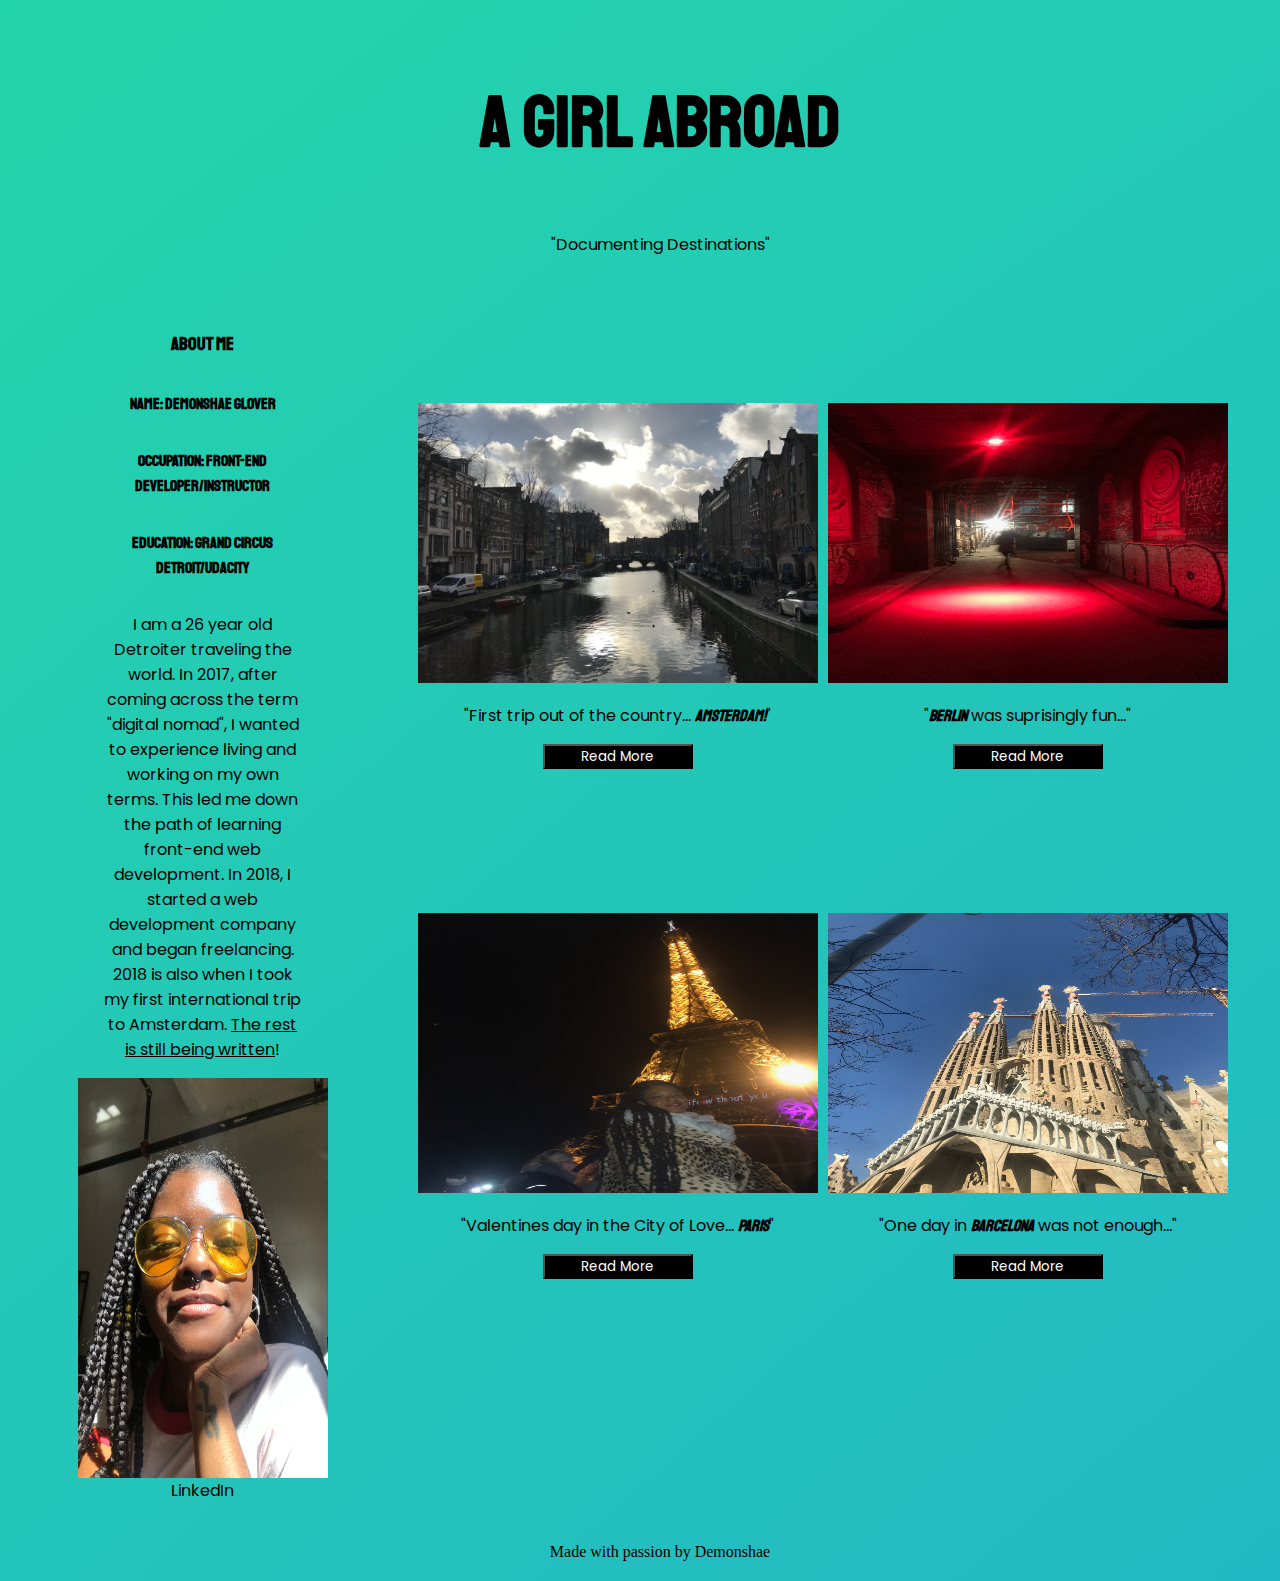
<file: index.html>
<!DOCTYPE html>
<html lang="en">
<head>
    <meta charset="UTF-8">
    <meta http-equiv="X-UA-Compatible" content="IE=edge">
    <meta name="viewport" content="width=device-width, initial-scale=1.0">
    <link rel="stylesheet" href="css/style.css">
    <title>Document</title>


</head>

<body>
    <div class="container">

        <section class="topic">
                <header> <h1>A Girl Abroad</h1>
                    <p>"Documenting Destinations" </p>
                </header>
        </section>

        <section class="side">
                <div class="about">
                <h3>About Me</h3>
                <p><b>Name: Demonshae Glover</b></p>
                <p><b>Occupation: Front-End Developer/Instructor</b></p>
                <p><b>Education: Grand Circus Detroit/Udacity</b></p>
                <p>I am a 26 year old Detroiter traveling the world.
                    In 2017, after coming across the term "digital nomad", 
                    I wanted to experience living and working on my own terms.
                    This led me down the path of learning front-end web development.
                    In 2018, I started a web development company and began freelancing.
                    2018 is also when I took my first international trip to Amsterdam.
                    <u>The rest is still being written</u>!
                </p>
                <img src="pics/IMG_9320.jpeg" alt="Photo of the author">
                <a href="https://www.linkedin.com/in/demonshae-glover-329505134/">LinkedIn</a>
                </div>
        </section>

        <section class="posts">
                <div class="preview">
                    <figure class="postImg">
                    <img  src="pics/IMG_2087.jpeg" alt="Canals in Amsterdam"> 
                   <figcaption><a href="page1.html"> <p>"First trip out of the country... <b><em>Amsterdam!</em></b>"</p> </a></figcaption>
                   <button><a href="page1.html">Read More</a></button>
                    </figure>
                   
                </div>

                <div class="preview">
                    <figure class="postImg">
                    <img  src="pics/IMG_2342.jpeg" alt="A red lit alleyway in Berlin">
                    <figcaption><a href="page1.html"> <p>"<b><em>Berlin</em></b> was suprisingly fun..."</p> </a></figcaption>
                    <button><a href="page1.html">Read More</a></button>
                    </figure>
                    
                </div>

                <div class="preview">
                    <figure class="postImg">
                    <img  src="pics/IMG_8608.jpeg" alt="The author standing in front if the Eiffel Tower">
                    <figcaption><a href="page1.html"> <p>"Valentines day in the City of Love... <b><em>Paris</em></b>"</p> </a></figcaption>
                    <button><a href="page1.html">Read More</a></button>
                    </figure>
                    
                </div>

                <div class="preview">
                    <figure class="postImg">
                    <img  src="pics/IMG_8981.jpeg" alt="The Sagrada Familia in Barcelona">
                    <figcaption><a href="page1.html"> <p>"One day in <b><em>Barcelona</em></b> was not enough..."</p> </a></figcaption>
                    <button><a href="page1.html">Read More</a></button>
                    </figure>
                    
                </div>
                

        </section>

        <section class="foot">

            <footer>Made with passion by Demonshae</footer>

        </section>
    </div>
</body>
</html>
</file>
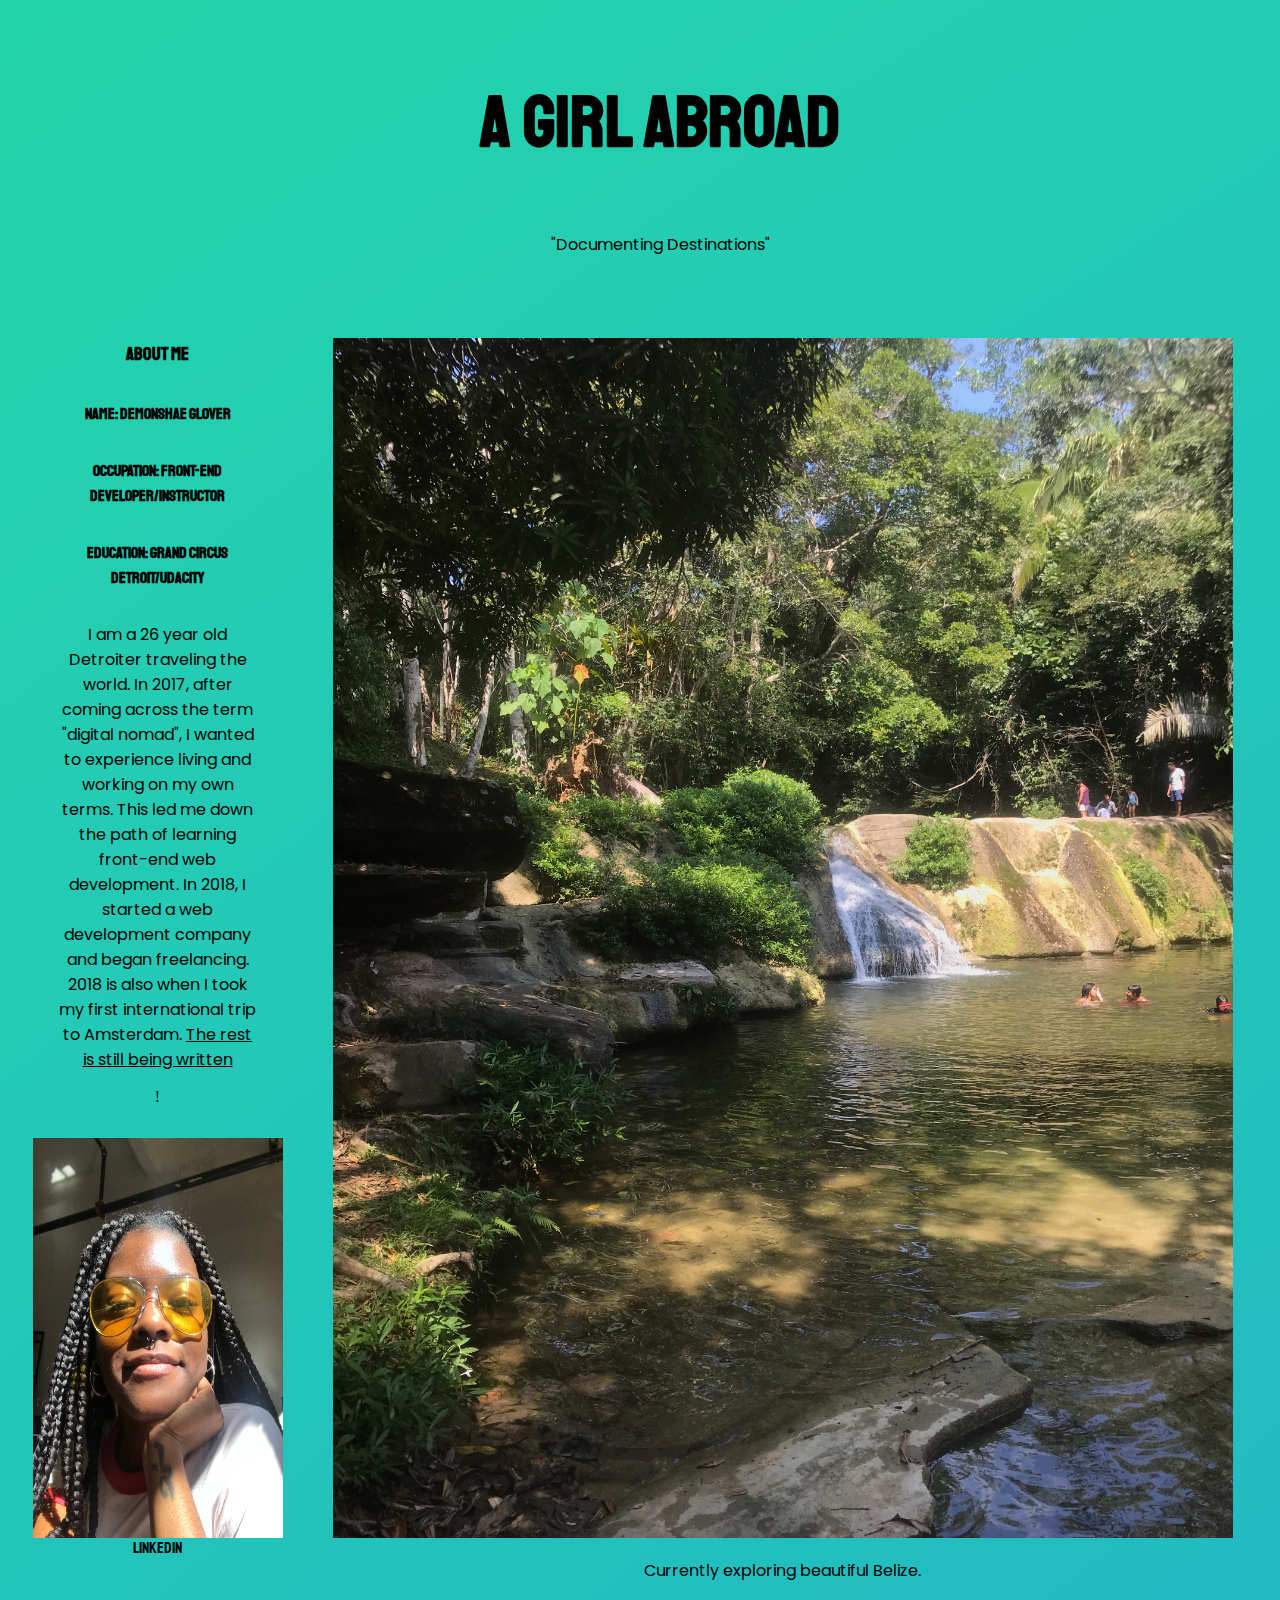
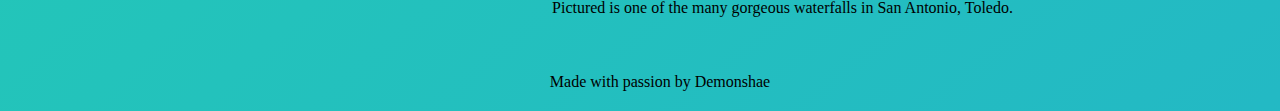
<file: page1.html>
<!DOCTYPE html>
<html lang="en">
<head>
    <meta charset="UTF-8">
    <meta http-equiv="X-UA-Compatible" content="IE=edge">
    <meta name="viewport" content="width=device-width, initial-scale=1.0">
    <link rel="stylesheet" href="css/page1.css">
    <title>Document</title>


</head>

<body>
    <div class="container">

        <section class="topic">
            <a href="index.html">
                <header> <h1>A Girl Abroad</h1>
                    <p>"Documenting Destinations" </p>
                </header>
                </a>
        </section>

        <section class="side">
                <div class="about">
                <h3>About Me</h3>
                <p><b>Name: Demonshae Glover</b></p>
                <p><b>Occupation: Front-End Developer/Instructor</b></p>
                <p><b>Education: Grand Circus Detroit/Udacity</b></p>
                <p>I am a 26 year old Detroiter traveling the world.
                    In 2017, after coming across the term "digital nomad", 
                    I wanted to experience living and working on my own terms.
                    This led me down the path of learning front-end web development.
                    In 2018, I started a web development company and began freelancing.
                    2018 is also when I took my first international trip to Amsterdam.
                    <u>The rest is still being written</u></p>!
                </p>
                <img src="pics/IMG_9320.jpeg" alt="Photo of the author">
                <a href="https://www.linkedin.com/in/demonshae-glover-329505134/">LinkedIn</a>
                </div>
        </section>

        <section class="posts">
                <div class="preview">
                    <div class="photo">
                        <img class="cp" src="pics/IMG_6920.jpeg" alt="A waterfall in Belize">
                    </div>
                    <div class="text">
                        <p>Currently exploring beautiful Belize.</p> 
            
                        <blockquote>Pictured is one of the many gorgeous waterfalls in San Antonio, Toledo.</blockquote>
                    </div>
            
                </div>


        </section>

        <section class="foot">

            <footer>Made with passion by Demonshae</footer>

        </section>
    </div>
</body>
</html>
</file>
<file: css/style.css>
@import url('https://fonts.googleapis.com/css2?family=Poppins:wght@200&display=swap');
@import url('https://fonts.googleapis.com/css2?family=Poppins:wght@200&family=Staatliches&display=swap');
@import url("fonts.css");

body{
    margin: auto;
    background: radial-gradient(circle, #ee7752, #e73c7e, #23a6d5, #23d5ab);
	background-size: 1000% 1000%;
	animation: gradient 15s ease infinite;
	height: 100%;
}

.container{
   display: grid; 
   width: 100%;
   height: auto;
   grid-template-areas: 
   "tc tc tc tc tc tc tc tc"
    "sd sd post post post post post post"
    "ft ft ft ft ft ft ft ft";
   grid-auto-flow: column;
   gap: 5px;
   justify-content: center;
   align-content: center;
   text-align: center;
   
}

section{
    margin: 0px 10px 0px 10px;
    padding: 20px;
}

.topic {
    background-image: url("https://bestanimations.com/media/earth-globes/1522627619globe-earth-animation-4.gif");
    background-size: contain;
    grid-area: tc;
    padding: 10px;
    height: 100%;
    margin: 10px 10px 0px 10px;
    width: 100%;
}

header{
    display: flex;
    flex-direction:column;
    padding: 10px;
} 

.foot {
    grid-area: ft;
    padding: 10px;
    margin: 10px;
    width: 100%;
}

.side {
    grid-area: sd;
    padding: 10px;
    margin: 5px;
    
}

.about{
    display: flex;
    flex-direction: column;
    text-align: center;
    align-items: center;
    justify-content: center;
}
.about p{
    width: 200px;
}

.about img{
    width: 250px;
    height: 400px;
}

.posts{
    
    grid-area: post;
    display: grid;
    grid-template-rows: 500px 500px;
    grid-template-columns: 400px 400px;
    gap: 10px;
    margin: 10px;
    
}

.postImg{
    width: 100%;
    height: 70%;
}


.preview{
    
    min-width: fit-content;
    justify-content: center;
    align-content: center;
}

.preview img{
    width: 100%;
    height: 80%;
}
button{
    width: 150px;
    height: 25px;
    background-color: black;
}
button a{
    color: white;
}


.photo1{
    width: 100%;
    height: auto;
}
a{
    text-decoration: none;
    color: black;
    font-family: 'Poppins', sans-serif;
}
a:hover{
    color: pink;
}


@keyframes gradient {
	0% {
		background-position: 0% 50%;
	}
	50% {
		background-position: 100% 50%;
	}
	100% {
		background-position: 0% 50%;
	}
}
@media screen and (max-width: 599px){
    .container{
        
        grid-template-areas: 
        "tc tc"
        "sd sd"
        "post post"
        "ft ft"
   ;
    }

    .posts{
        display: grid;
        grid-template-columns: max-content;
        padding: 10px;
        margin-bottom: 40px;

    }
    .preview{
        width: 300px;
        height: 300px;
    }
   
}
 @media screen and (min-width: 600px) and (max-width: 1000px){

    body{
        width: 100%;
       
    }

    .container{
        
        grid-template-areas: 
        "tc tc tc"
        "sd sd sd"
        "post post post"
        "ft ft ft"
   ;

 }}
</file>
<file: css/page1.css>
@import url('https://fonts.googleapis.com/css2?family=Poppins:wght@200&family=Staatliches&display=swap');

body{
    margin: auto;
    background: radial-gradient(circle, #ee7752, #e73c7e, #23a6d5, #23d5ab);
	background-size: 1000% 1000%;
	animation: gradient 15s ease infinite;
	height: 100%;
}

.container{
   display: grid; 
   width: 100%;
   height: auto;
   grid-template-areas: 
   "tc tc tc tc tc tc tc tc"
    "sd sd post post post post post post"
    "ft ft ft ft ft ft ft ft";
   grid-auto-flow: column;
   gap: 5px;
   justify-content: center;
   align-content: center;
   text-align: center;
   
}

section{
    margin: 10px;
    padding: 20px;
}

.topic {
    background-image: url("https://bestanimations.com/media/earth-globes/1522627619globe-earth-animation-4.gif");
    background-size: contain;
    grid-area: tc;
    padding: 10px;
    height: 100%;
    margin: 10px;
    width: 100%;
}

header{
    display: flex;
    flex-direction:column;
    padding: 10px;
} 

.foot {
    grid-area: ft;
    padding: 10px;
    margin: 10px;
    width: 100%;
}

.side {
    grid-area: sd;
    padding: 10px;
    margin: 5px;
    
}

.about{
    display: flex;
    flex-direction: column;
    text-align: center;
    align-items: center;
    justify-content: center;
    
}
.about p{
    width: 200px;
}

.about img{
    width: 250px;
    height: 400px;
}

.posts{
    
    grid-area: post;
    display: grid;
    grid-template-rows: 100vw;
    grid-template-columns: 100vh;
    gap: 10px;
    justify-content: center;
    align-content: center;
    margin: 10px;
    
    
}

.postImg{
    width: 100%;
    height: 70%;
}


.preview{
    
    min-width: fit-content;
    justify-content: center;
    align-content: center;
}

.preview img{
    width: 100%;
    height: 80%;
}
button{
    width: 150px;
    height: 25px;
    background-color: black;
}
button a{
    color: white;
}


.photo1{
    width: 100%;
    height: auto;
}
a{
    text-decoration: none;
    color: black;
    font-family: 'Staatliches', cursive;
}
a:hover{
    color: pink;
}

h1, h2, h3, em, b{
    font-family: 'Staatliches', cursive;
}
h1{
    font-size: 72px;
}
p{
    font-family: 'Poppins', sans-serif;
}
@keyframes gradient {
	0% {
		background-position: 0% 50%;
	}
	50% {
		background-position: 100% 50%;
	}
	100% {
		background-position: 0% 50%;
	}
}
@media(max-width: 599px){
    .container{
        
        grid-template-areas: 
        "tc tc"
        "sd sd"
        "post post"
        "ft ft"
   ;
    }

    .posts{
        display: grid;
        grid-template-columns: max-content;
        padding: 10px;
        margin-bottom: 40px;

    }
    .preview{
        width: 300px;
        height: 300px;
    }
}

@media screen and (min-width: 600px) and (max-width: 1000px){

    body{
        width: 100%;
    }

    .container{
        
        grid-template-areas: 
        "tc tc tc"
        "sd sd sd"
        "post post post"
        "ft ft ft"
   ;

 }}
</file>
